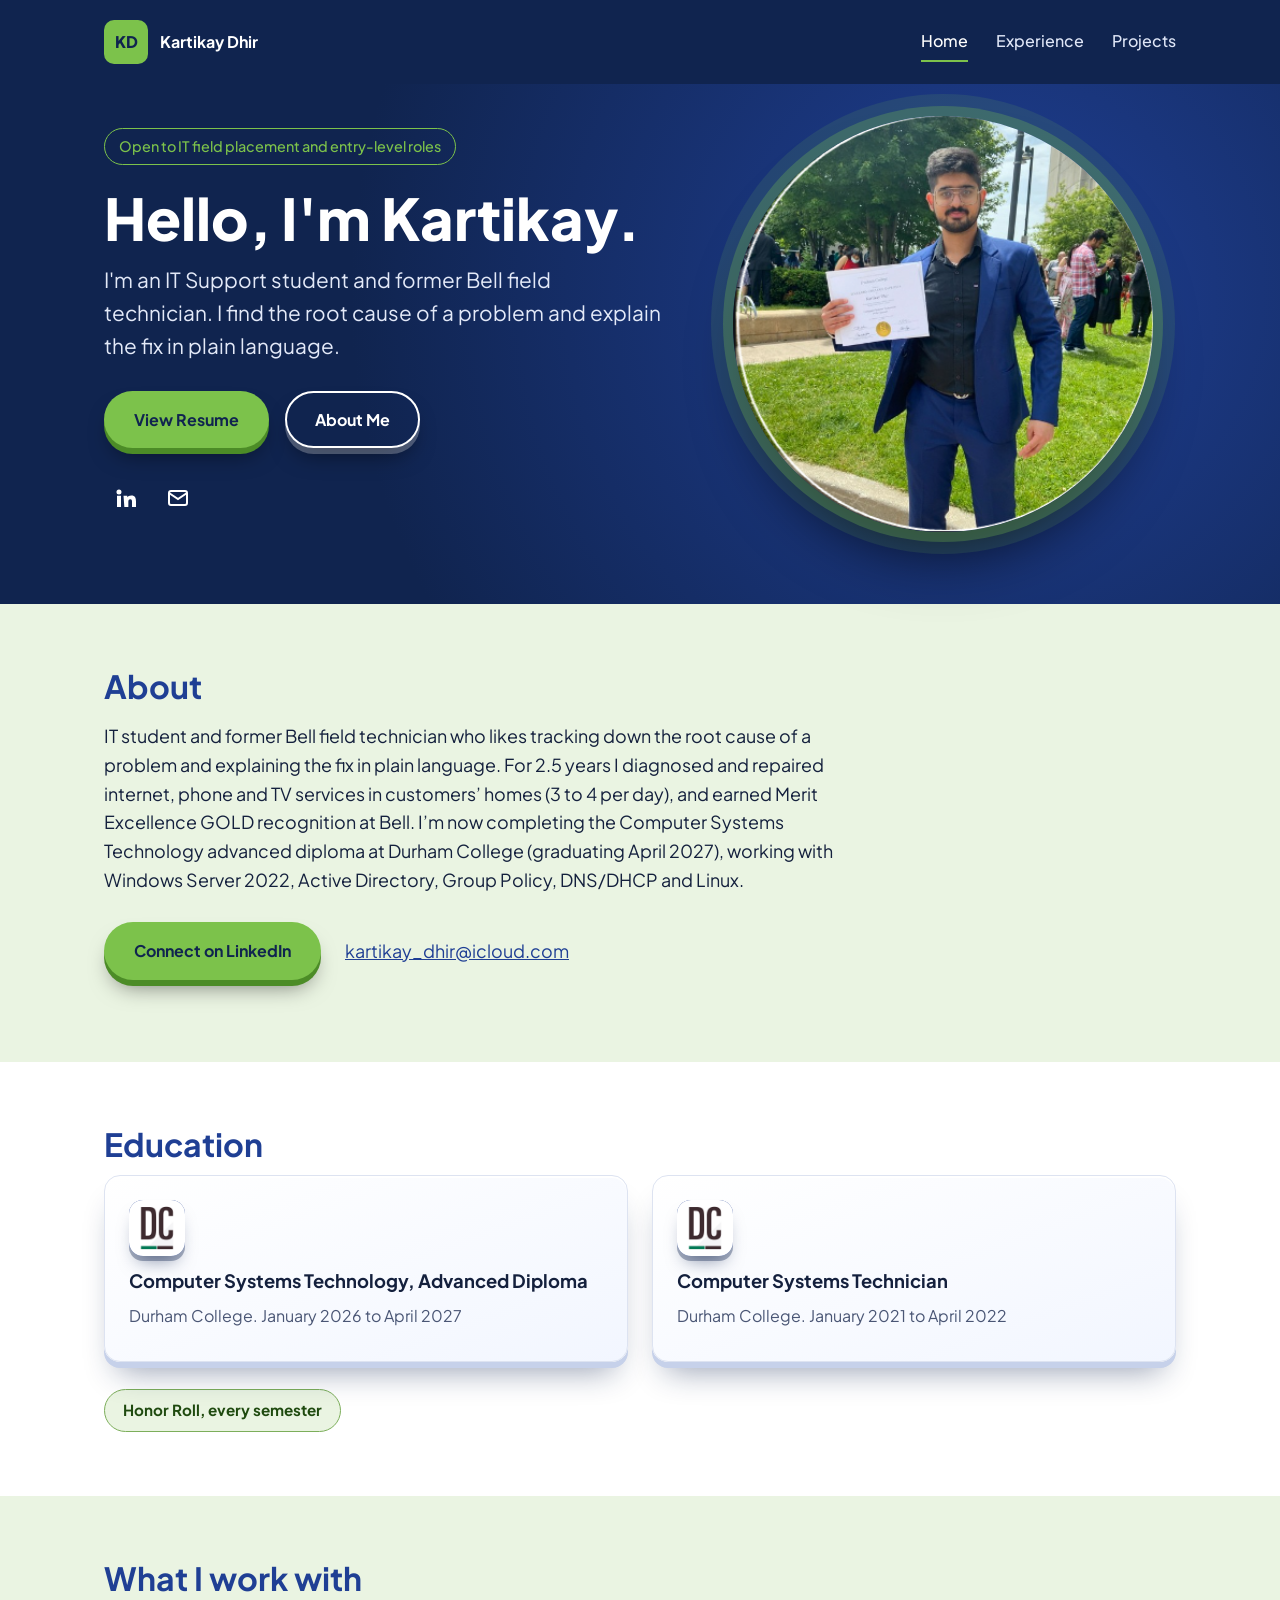
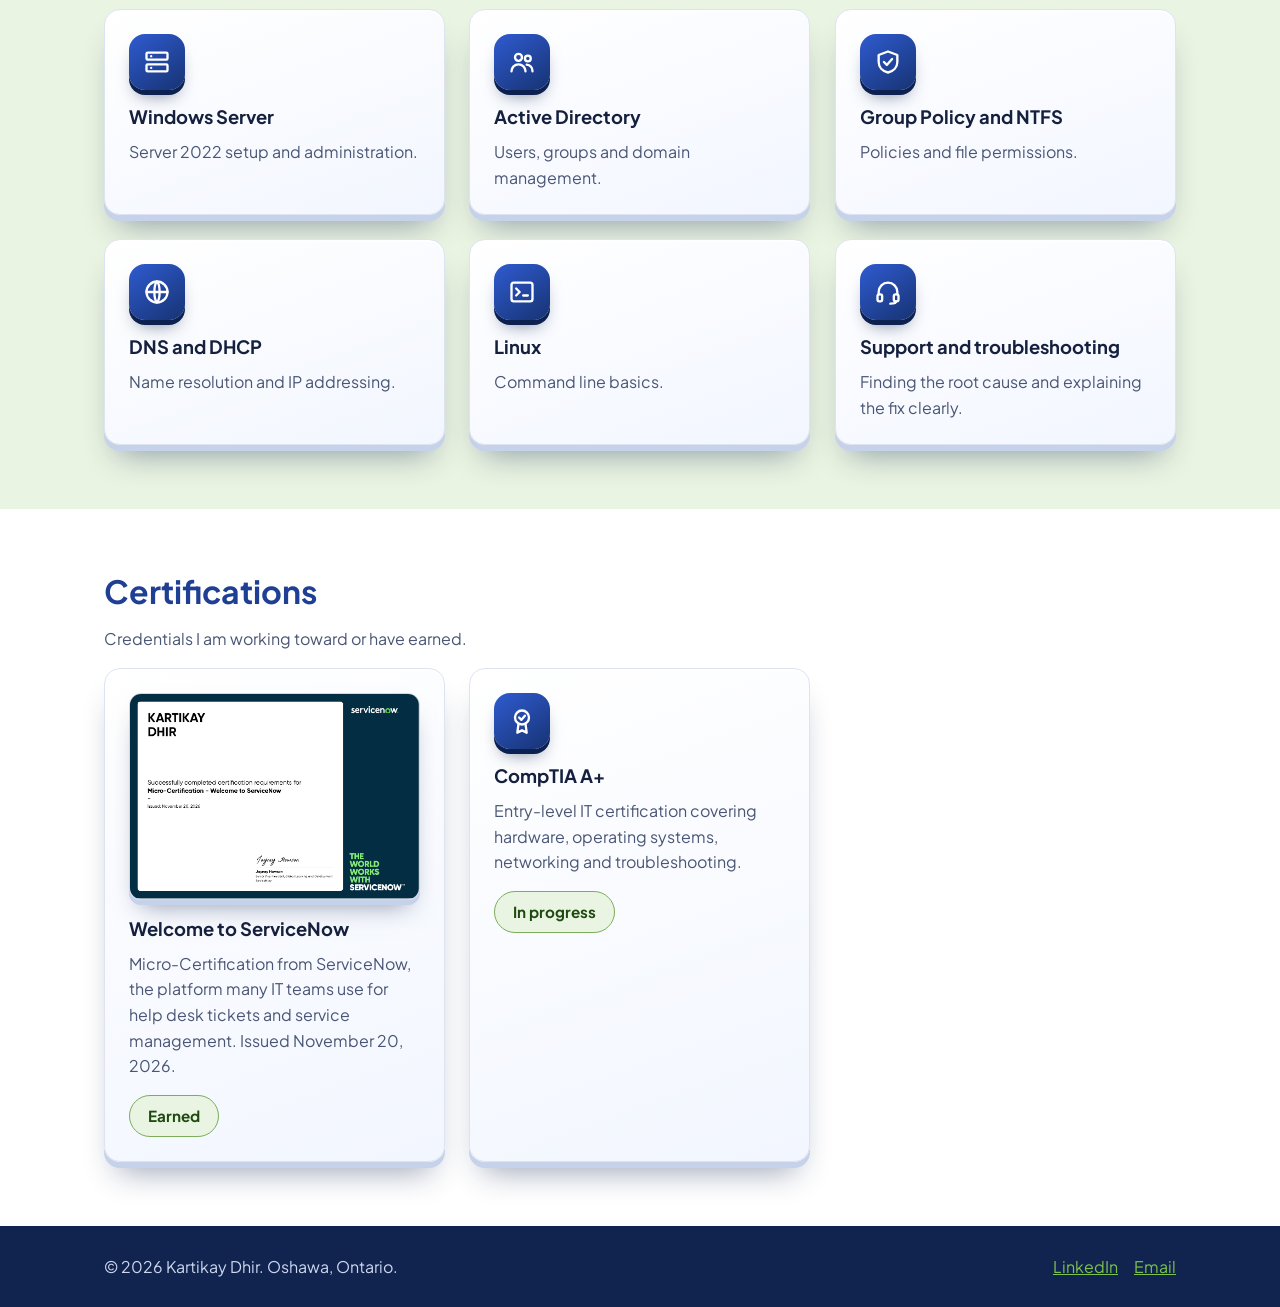
<file: index.html>
<!-- =====================================================
     index.html - HOME PAGE: hero, about, education, skills, certifications
     ===================================================== -->
<!DOCTYPE html>
<html lang="en">
<head>
  <meta charset="utf-8">
  <meta name="viewport" content="width=device-width, initial-scale=1">
  <title>Home | Kartikay Dhir</title>
  <meta name="description" content="Kartikay Dhir - IT Support student and former Bell field technician. Active Directory, Windows Server and networking.">
  <link rel="preconnect" href="https://fonts.googleapis.com">
  <link rel="preconnect" href="https://fonts.gstatic.com" crossorigin>
  <link rel="stylesheet" href="https://fonts.googleapis.com/css2?family=Plus+Jakarta+Sans:wght@400;500;700;800&display=swap">
  <link rel="stylesheet" href="css/style.css">
  <script src="js/main.js" defer></script>
</head>
<body>

<!-- ================= TOP MENU ================= -->
<header class="site-header">
  <div class="wrap nav">
    <a class="brand" href="index.html"><span class="brand-mark">KD</span><span class="brand-name">Kartikay Dhir</span></a>
    <!-- Hamburger button (phones only) -->
    <button class="menu-btn" aria-label="Open menu" aria-expanded="false" aria-controls="menu"><span></span><span></span><span></span></button>
    <nav id="menu" class="menu">
      <a href="index.html" class="active" aria-current="page">Home</a>
      <a href="experience.html">Experience</a>
      <a href="projects.html">Projects</a>
    </nav>
  </div>
</header>

<main>

<!-- ================= HERO ================= -->
<section class="hero">
  <div class="wrap hero-grid">
    <div class="hero-text">
      <p class="badge">Open to IT field placement and entry-level roles</p>
      <h1>Hello, I'm Kartikay.</h1>
      <p class="lead">I'm an IT Support student and former Bell field technician. I find the root cause of a problem and explain the fix in plain language.</p>
      <div class="btn-row">
        <button class="btn btn-green" type="button" data-dialog-open="resume-dialog">View Resume</button>
        <a class="btn btn-outline" href="#about">About Me</a>
      </div>
      <div class="social">
        <a href="https://www.linkedin.com/in/kartikaydhir/" target="_blank" rel="noopener" aria-label="LinkedIn"><svg width="24" height="24" viewBox="0 0 24 24" fill="currentColor" aria-hidden="true"><path d="M4.98 3.5a2.5 2.5 0 1 1 0 5 2.5 2.5 0 0 1 0-5zM3 9.75h4V21H3zM9.5 9.75h3.8v1.6h.05c.55-1 1.9-1.95 3.9-1.95 4.1 0 4.75 2.7 4.75 6.2V21h-4v-5c0-1.2 0-2.75-1.7-2.75s-1.95 1.3-1.95 2.65V21h-4z"/></svg></a>
        <a href="mailto:kartikay_dhir@icloud.com" aria-label="Email"><svg width="24" height="24" viewBox="0 0 24 24" fill="none" stroke="currentColor" stroke-width="2" aria-hidden="true"><rect x="3" y="5" width="18" height="14" rx="2"/><path d="M3 7l9 6 9-6"/></svg></a>
      </div>
    </div>
    <!-- Your photo: replace images/kartikay.png to change it -->
    <div class="hero-photo"><img src="images/kartikay.png" alt="Kartikay Dhir holding his Durham College diploma" width="391" height="387"></div>
  </div>
</section>

<!-- ================= ABOUT ================= -->
<section class="section tint" id="about">
  <div class="wrap about">
    <h2>About</h2>
    <p>IT student and former Bell field technician who likes tracking down the root cause of a problem and explaining the fix in plain language. For 2.5 years I diagnosed and repaired internet, phone and TV services in customers&rsquo; homes (3 to 4 per day), and earned Merit Excellence GOLD recognition at Bell. I&rsquo;m now completing the Computer Systems Technology advanced diploma at Durham College (graduating April 2027), working with Windows Server 2022, Active Directory, Group Policy, DNS/DHCP and Linux.</p>
    <p class="about-links">
      <a class="btn btn-green" href="https://www.linkedin.com/in/kartikaydhir/" target="_blank" rel="noopener">Connect on LinkedIn</a>
      <a href="mailto:kartikay_dhir@icloud.com">kartikay_dhir@icloud.com</a>
    </p>
  </div>
</section>

<!-- ================= EDUCATION ================= -->
<section class="section">
  <div class="wrap">
    <h2>Education</h2>
    <div class="grid-2">
      <article class="card edu"><a class="logo-link" href="https://www.linkedin.com/search/results/schools/?keywords=Durham%20College" target="_blank" rel="noopener" aria-label="Durham College on LinkedIn"><span class="logo logo-blue">DC<img src="images/logos/durham.png" alt="" onerror="this.remove()"></span></a><h3>Computer Systems Technology, Advanced Diploma</h3><p class="muted">Durham College. January 2026 to April 2027</p></article>
      <article class="card edu"><a class="logo-link" href="https://www.linkedin.com/search/results/schools/?keywords=Durham%20College" target="_blank" rel="noopener" aria-label="Durham College on LinkedIn"><span class="logo logo-blue">DC<img src="images/logos/durham.png" alt="" onerror="this.remove()"></span></a><h3>Computer Systems Technician</h3><p class="muted">Durham College. January 2021 to April 2022</p></article>
    </div>
    <div class="awards edu-awards"><span class="award green">Honor Roll, every semester</span></div>
  </div>
</section>

<!-- ================= SKILLS ================= -->
<section class="section tint">
  <div class="wrap">
    <h2>What I work with</h2>
    <div class="grid-3">
      <div class="card"><span class="skill-icon"><svg width="28" height="28" viewBox="0 0 24 24" fill="none" stroke="currentColor" stroke-width="2" stroke-linecap="round" stroke-linejoin="round" aria-hidden="true"><rect x="3" y="4" width="18" height="6" rx="1"/><rect x="3" y="14" width="18" height="6" rx="1"/><path d="M7 7h.01M7 17h.01"/></svg></span><h3>Windows Server</h3><p>Server 2022 setup and administration.</p></div>
      <div class="card"><span class="skill-icon"><svg width="28" height="28" viewBox="0 0 24 24" fill="none" stroke="currentColor" stroke-width="2" stroke-linecap="round" stroke-linejoin="round" aria-hidden="true"><circle cx="9" cy="8" r="3"/><path d="M3 20c0-3.3 2.7-6 6-6s6 2.7 6 6"/><circle cx="17" cy="9" r="2.5"/><path d="M16 14.2c2.8.3 5 2.5 5 5.8"/></svg></span><h3>Active Directory</h3><p>Users, groups and domain management.</p></div>
      <div class="card"><span class="skill-icon"><svg width="28" height="28" viewBox="0 0 24 24" fill="none" stroke="currentColor" stroke-width="2" stroke-linecap="round" stroke-linejoin="round" aria-hidden="true"><path d="M12 3l8 3v6c0 4.5-3.2 8-8 9-4.8-1-8-4.5-8-9V6z"/><path d="M8.5 12l2.5 2.5 4.5-5"/></svg></span><h3>Group Policy and NTFS</h3><p>Policies and file permissions.</p></div>
      <div class="card"><span class="skill-icon"><svg width="28" height="28" viewBox="0 0 24 24" fill="none" stroke="currentColor" stroke-width="2" stroke-linecap="round" stroke-linejoin="round" aria-hidden="true"><circle cx="12" cy="12" r="9"/><path d="M3 12h18M12 3c3 3 3 15 0 18M12 3c-3 3-3 15 0 18"/></svg></span><h3>DNS and DHCP</h3><p>Name resolution and IP addressing.</p></div>
      <div class="card"><span class="skill-icon"><svg width="28" height="28" viewBox="0 0 24 24" fill="none" stroke="currentColor" stroke-width="2" stroke-linecap="round" stroke-linejoin="round" aria-hidden="true"><rect x="3" y="4" width="18" height="16" rx="2"/><path d="M7 9l3 3-3 3M13 15h4"/></svg></span><h3>Linux</h3><p>Command line basics.</p></div>
      <div class="card"><span class="skill-icon"><svg width="28" height="28" viewBox="0 0 24 24" fill="none" stroke="currentColor" stroke-width="2" stroke-linecap="round" stroke-linejoin="round" aria-hidden="true"><path d="M4 14v-2a8 8 0 0 1 16 0v2"/><rect x="3" y="14" width="4" height="6" rx="1.5"/><rect x="17" y="14" width="4" height="6" rx="1.5"/><path d="M19 20c0 1.5-2 2-5 2"/></svg></span><h3>Support and troubleshooting</h3><p>Finding the root cause and explaining the fix clearly.</p></div>
    </div>
  </div>
</section>

<!-- ================= CERTIFICATIONS =================
     To add another certificate, copy a <div class="card cert"> block.
     Change the badge to "Earned" (or remove it) once you pass. -->
<section class="section">
  <div class="wrap">
    <h2>Certifications</h2>
    <p class="muted">Credentials I am working toward or have earned.</p>
    <div class="grid-3">
      <!-- ServiceNow micro-certification (earned). Click the picture to open it full size. -->
      <div class="card cert">
        <a href="images/certs/servicenow-welcome-micro-cert.png" target="_blank" rel="noopener"><img class="cert-thumb" src="images/certs/servicenow-welcome-micro-cert.png" alt="ServiceNow Micro-Certification: Welcome to ServiceNow, issued to Kartikay Dhir on November 20, 2026" loading="lazy"></a>
        <h3>Welcome to ServiceNow</h3>
        <p>Micro-Certification from ServiceNow, the platform many IT teams use for help desk tickets and service management. Issued November 20, 2026.</p>
        <span class="award green">Earned</span>
      </div>

      <!-- CompTIA A+ (in progress) -->
      <div class="card cert"><span class="skill-icon"><svg width="28" height="28" viewBox="0 0 24 24" fill="none" stroke="currentColor" stroke-width="2" stroke-linecap="round" stroke-linejoin="round" aria-hidden="true"><circle cx="12" cy="9" r="6"/><path d="M9 14.5L8 22l4-2 4 2-1-7.5"/><path d="M9.5 9l2 2 3-3.5"/></svg></span><h3>CompTIA A+</h3><p>Entry-level IT certification covering hardware, operating systems, networking and troubleshooting.</p><span class="award green">In progress</span></div>
    </div>
  </div>
</section>

<!-- ================= POP-UP: RESUME ================= -->
<dialog id="resume-dialog" class="resume-dialog" aria-label="Resume">
  <div class="resume-bar"><strong>Resume</strong><span><a href="resume/Kartikay-Dhir-Resume.pdf" download>Download PDF</a><button type="button" data-dialog-close>Close</button></span></div>
  <div class="resume-pages">
    <img src="images/resume/resume-page-1.png" alt="Resume page 1" loading="lazy">
    <img src="images/resume/resume-page-2.png" alt="Resume page 2" loading="lazy">
  </div>
</dialog>

</main>

<!-- ================= FOOTER ================= -->
<footer class="site-footer">
  <div class="wrap footer-row">
    <p>&copy; 2026 Kartikay Dhir. Oshawa, Ontario.</p>
    <p><a href="https://www.linkedin.com/in/kartikaydhir/" target="_blank" rel="noopener">LinkedIn</a><a href="mailto:kartikay_dhir@icloud.com">Email</a></p>
  </div>
</footer>

</body>
</html>
</file>
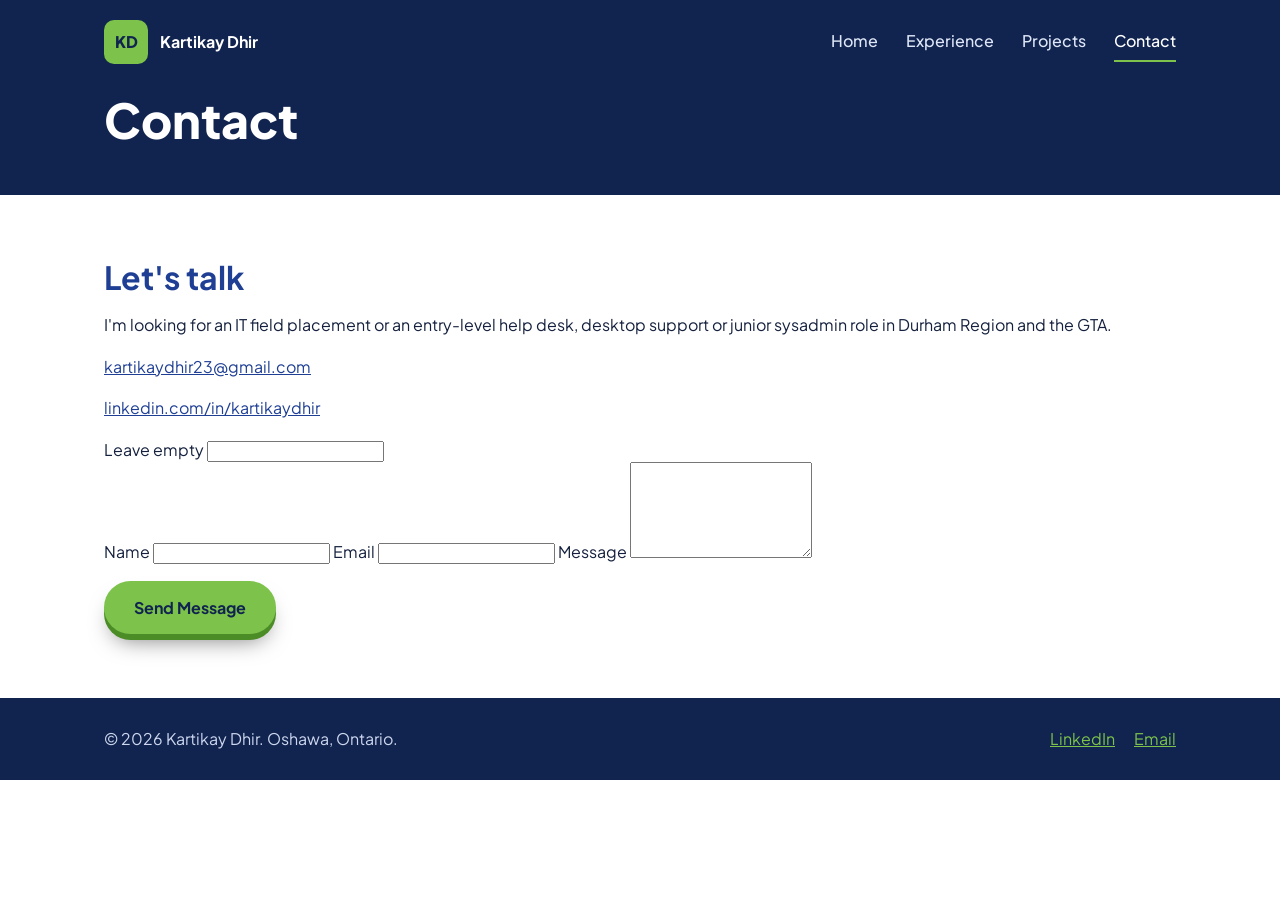
<file: contact.html>
<!-- =====================================================
     contact.html - CONTACT PAGE - form is sent by Formspree
     ===================================================== -->
<!DOCTYPE html>
<html lang="en">
<head>
  <meta charset="utf-8">
  <meta name="viewport" content="width=device-width, initial-scale=1">
  <title>Contact | Kartikay Dhir</title>
  <meta name="description" content="Kartikay Dhir - IT Support student and former Bell field technician. Active Directory, Windows Server and networking.">
  <link rel="preconnect" href="https://fonts.googleapis.com">
  <link rel="preconnect" href="https://fonts.gstatic.com" crossorigin>
  <link rel="stylesheet" href="https://fonts.googleapis.com/css2?family=Plus+Jakarta+Sans:wght@400;500;700;800&display=swap">
  <link rel="stylesheet" href="css/style.css">
  <script src="js/main.js" defer></script>
</head>
<body>

<!-- ================= TOP MENU ================= -->
<header class="site-header">
  <div class="wrap nav">

    <!-- Logo + name -->
    <a class="brand" href="index.html">
      <span class="brand-mark">KD</span>
      <span class="brand-name">Kartikay Dhir</span>
    </a>

    <!-- Hamburger button (phones only) -->
    <button class="menu-btn" aria-label="Open menu" aria-expanded="false" aria-controls="menu">
      <span></span><span></span><span></span>
    </button>

    <!-- Menu links -->
    <nav id="menu" class="menu">
      <a href="index.html">Home</a>
      <a href="experience.html">Experience</a>
      <a href="projects.html">Projects</a>
      <a href="contact.html" class="active" aria-current="page">Contact</a>
    </nav>

  </div>
</header>

<main>

<section class="page-title"><div class="wrap"><h1>Contact</h1></div></section>

<section class="section">
  <div class="wrap contact-grid">

    <!-- Left: direct links -->
    <div>
      <h2>Let's talk</h2>
      <p>I'm looking for an IT field placement or an entry-level help desk, desktop support or junior sysadmin role in Durham Region and the GTA.</p>
      <p><a href="mailto:kartikaydhir23@gmail.com">kartikaydhir23@gmail.com</a></p>
      <p><a href="https://www.linkedin.com/in/kartikaydhir/" target="_blank" rel="noopener">linkedin.com/in/kartikaydhir</a></p>
    </div>

    <!-- Right: form -->
    <!-- Form is sent by Formspree (free). Replace YOUR_FORM_ID with your own id from formspree.io -->
    <form method="post" action="https://formspree.io/f/YOUR_FORM_ID" id="contact-form" novalidate>
      <!-- Message shown after sending (filled in by js/main.js) -->
      <p class="notice" id="form-status" role="status" hidden></p>

      <!-- Honeypot: hidden from people, bots fill it in (Formspree ignores those) -->
      <div class="hp" aria-hidden="true"><label>Leave empty <input type="text" name="_gotcha" tabindex="-1" autocomplete="off"></label></div>

      <label for="name">Name</label>
      <input id="name" name="name" type="text" required>

      <label for="email">Email</label>
      <input id="email" name="email" type="email" required>

      <label for="message">Message</label>
      <textarea id="message" name="message" rows="6" required></textarea>

      <p class="field-error" id="form-error" role="alert"></p>
      <button class="btn btn-green" type="submit">Send Message</button>
    </form>

  </div>
</section>

</main>

<!-- ================= FOOTER ================= -->
<footer class="site-footer">
  <div class="wrap footer-row">
    <p>&copy; <span id="year">2026</span> Kartikay Dhir. Oshawa, Ontario.</p>
    <p>
      <a href="https://www.linkedin.com/in/kartikaydhir/" target="_blank" rel="noopener">LinkedIn</a>
      <a href="mailto:kartikaydhir23@gmail.com">Email</a>
    </p>
  </div>
</footer>

</body>
</html>
</file>
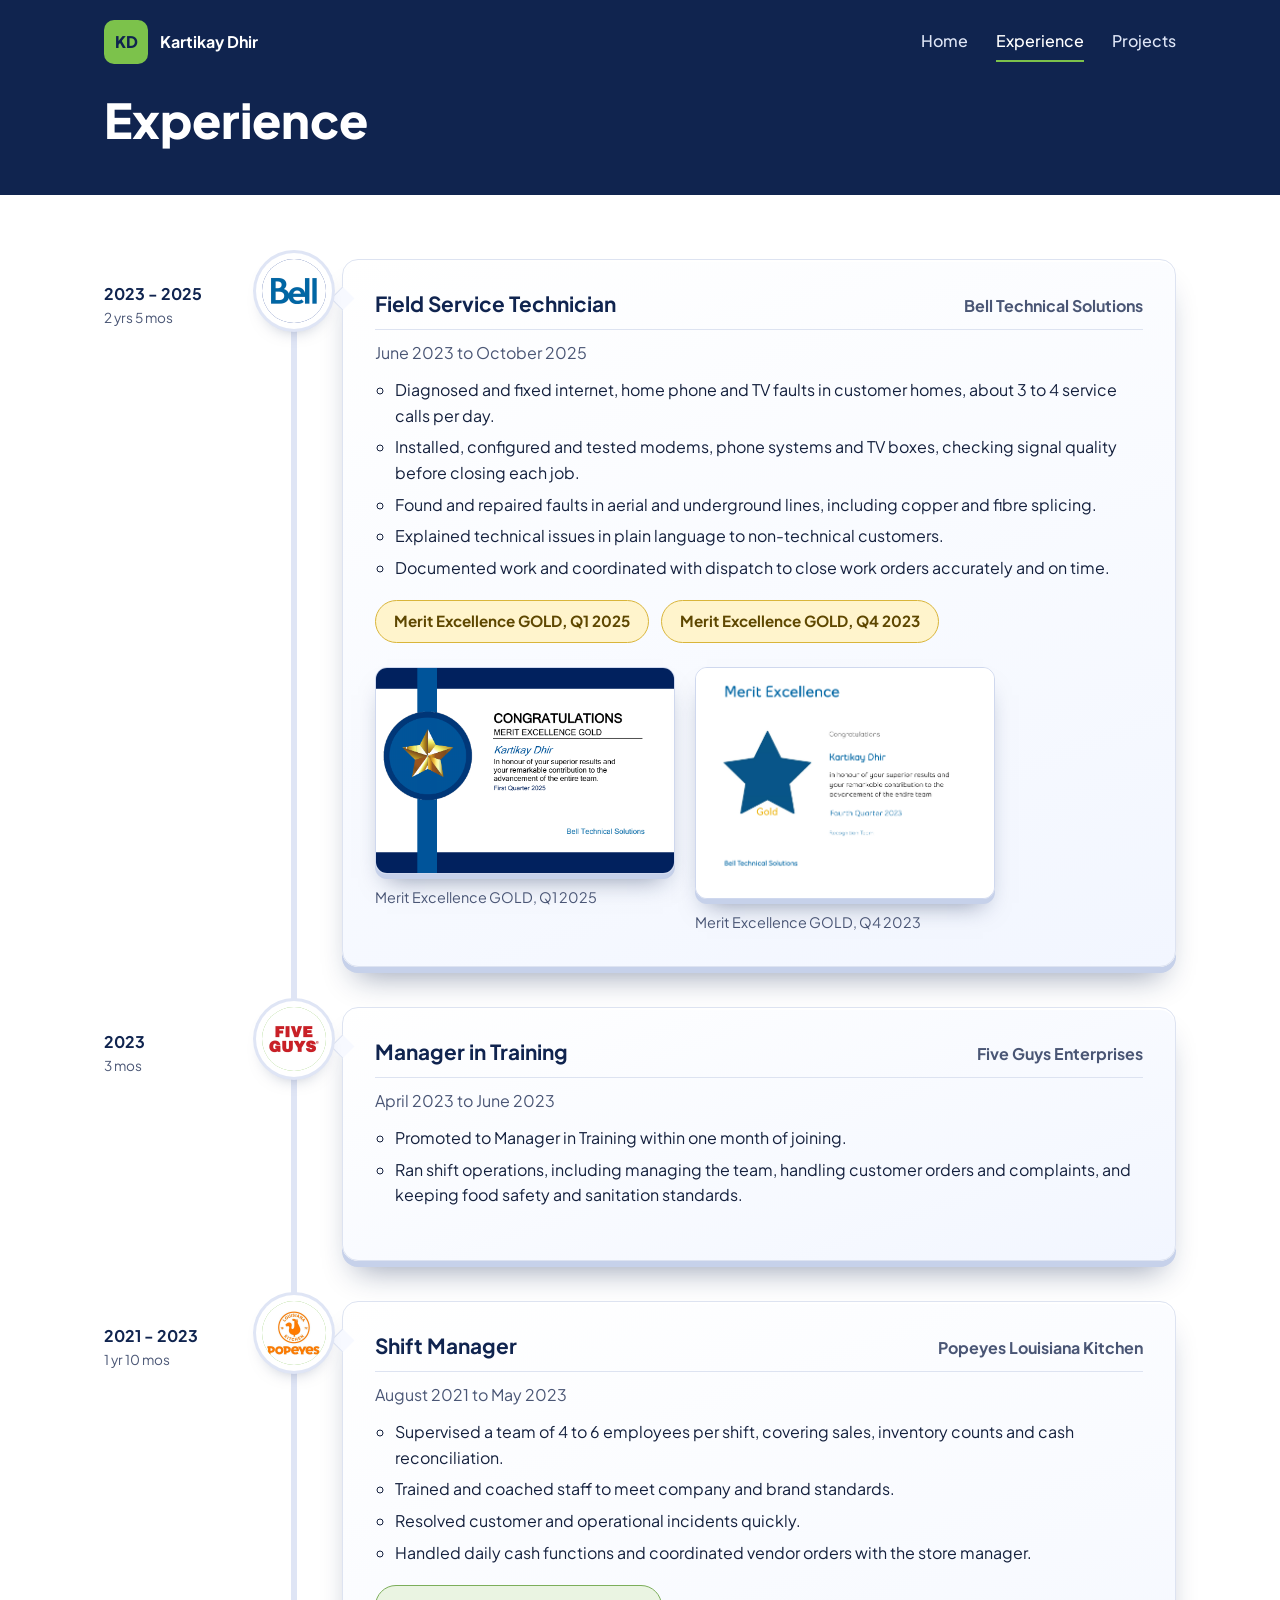
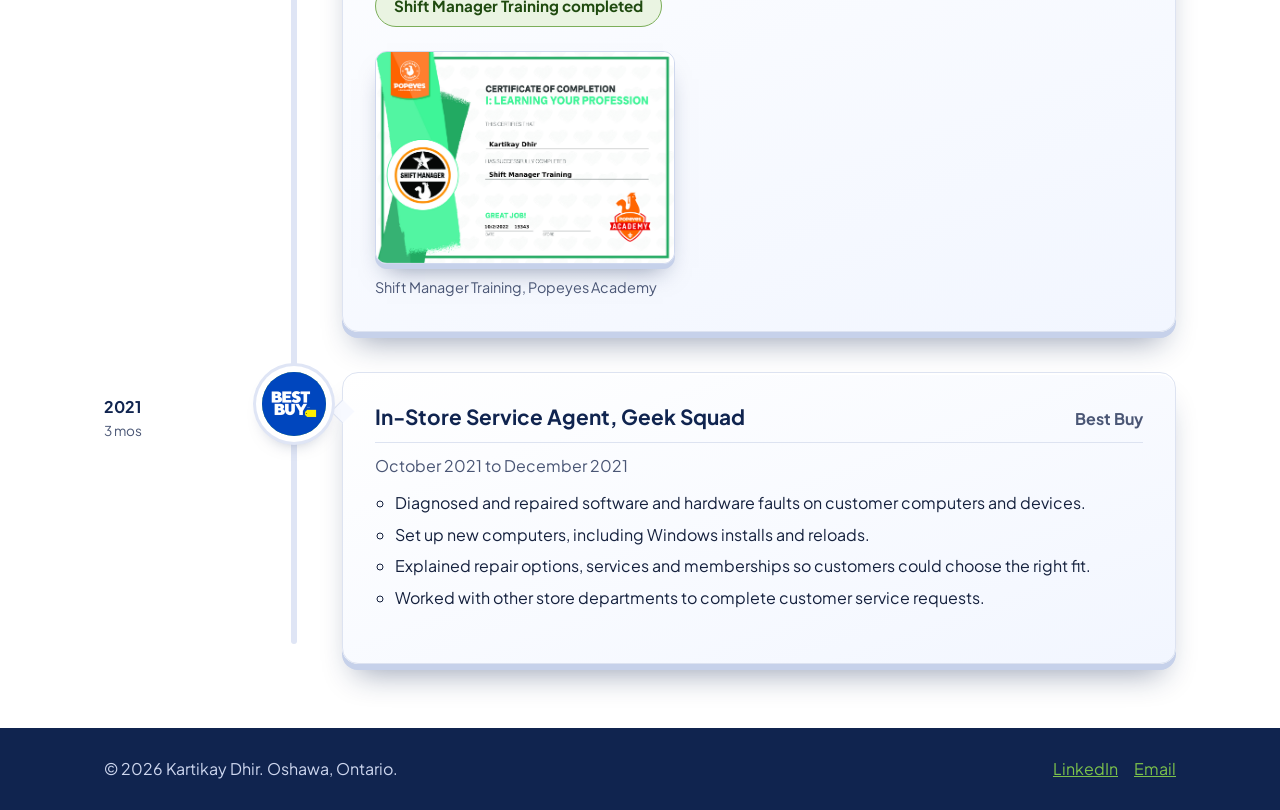
<file: experience.html>
<!-- =====================================================
     experience.html - EXPERIENCE TIMELINE. Copy a <li class="t-item"> block to add a job (newest on top).
     ===================================================== -->
<!DOCTYPE html>
<html lang="en">
<head>
  <meta charset="utf-8">
  <meta name="viewport" content="width=device-width, initial-scale=1">
  <title>Experience | Kartikay Dhir</title>
  <meta name="description" content="Kartikay Dhir - IT Support student and former Bell field technician. Active Directory, Windows Server and networking.">
  <link rel="preconnect" href="https://fonts.googleapis.com">
  <link rel="preconnect" href="https://fonts.gstatic.com" crossorigin>
  <link rel="stylesheet" href="https://fonts.googleapis.com/css2?family=Plus+Jakarta+Sans:wght@400;500;700;800&display=swap">
  <link rel="stylesheet" href="css/style.css">
  <script src="js/main.js" defer></script>
</head>
<body>

<!-- ================= TOP MENU ================= -->
<header class="site-header">
  <div class="wrap nav">
    <a class="brand" href="index.html"><span class="brand-mark">KD</span><span class="brand-name">Kartikay Dhir</span></a>
    <!-- Hamburger button (phones only) -->
    <button class="menu-btn" aria-label="Open menu" aria-expanded="false" aria-controls="menu"><span></span><span></span><span></span></button>
    <nav id="menu" class="menu">
      <a href="index.html">Home</a>
      <a href="experience.html" class="active" aria-current="page">Experience</a>
      <a href="projects.html">Projects</a>
    </nav>
  </div>
</header>

<main>

<section class="page-title"><div class="wrap"><h1>Experience</h1></div></section>

<section class="section">
  <div class="wrap">
    <ol class="timeline">

    <!-- ================= BELL TECHNICAL SOLUTIONS ================= -->
    <li class="t-item">
      <div class="t-date"><strong>2023 - 2025</strong><span>2 yrs 5 mos</span></div>
      <div class="t-node"><a class="logo-link" href="https://www.linkedin.com/search/results/companies/?keywords=Bell%20Technical%20Solutions" target="_blank" rel="noopener" aria-label="Bell Technical Solutions on LinkedIn"><span class="logo logo-blue">Bell<img src="images/logos/bell.png" alt="" onerror="this.remove()"></span></a></div>
      <article class="job-card t-card">
        <header class="t-head"><h2>Field Service Technician</h2><span class="t-co">Bell Technical Solutions</span></header>
        <p class="muted t-range">June 2023 to October 2025</p>
        <ul>
          <li>Diagnosed and fixed internet, home phone and TV faults in customer homes, about 3 to 4 service calls per day.</li>
          <li>Installed, configured and tested modems, phone systems and TV boxes, checking signal quality before closing each job.</li>
          <li>Found and repaired faults in aerial and underground lines, including copper and fibre splicing.</li>
          <li>Explained technical issues in plain language to non-technical customers.</li>
          <li>Documented work and coordinated with dispatch to close work orders accurately and on time.</li>
        </ul>
        <div class="awards"><span class="award gold">Merit Excellence GOLD, Q1 2025</span><span class="award gold">Merit Excellence GOLD, Q4 2023</span></div>
        <div class="certs"><figure class="cert-fig"><a href="images/certs/merit-gold-q1-2025.png" target="_blank" rel="noopener"><img src="images/certs/merit-gold-q1-2025.png" alt="Merit Excellence Gold certificate, first quarter 2025, Bell Technical Solutions" loading="lazy"></a><figcaption>Merit Excellence GOLD, Q1 2025</figcaption></figure><figure class="cert-fig"><a href="images/certs/merit-gold-q4-2023.png" target="_blank" rel="noopener"><img src="images/certs/merit-gold-q4-2023.png" alt="Merit Excellence Gold certificate, fourth quarter 2023, Bell Technical Solutions" loading="lazy"></a><figcaption>Merit Excellence GOLD, Q4 2023</figcaption></figure></div>
      </article>
    </li>

    <!-- ================= FIVE GUYS ENTERPRISES ================= -->
    <li class="t-item">
      <div class="t-date"><strong>2023</strong><span>3 mos</span></div>
      <div class="t-node"><a class="logo-link" href="https://www.linkedin.com/search/results/companies/?keywords=Five%20Guys%20Enterprises" target="_blank" rel="noopener" aria-label="Five Guys Enterprises on LinkedIn"><span class="logo logo-grass">FG<img src="images/logos/fiveguys.png" alt="" onerror="this.remove()"></span></a></div>
      <article class="job-card t-card">
        <header class="t-head"><h2>Manager in Training</h2><span class="t-co">Five Guys Enterprises</span></header>
        <p class="muted t-range">April 2023 to June 2023</p>
        <ul>
          <li>Promoted to Manager in Training within one month of joining.</li>
          <li>Ran shift operations, including managing the team, handling customer orders and complaints, and keeping food safety and sanitation standards.</li>
        </ul>
      </article>
    </li>

    <!-- ================= POPEYES LOUISIANA KITCHEN ================= -->
    <li class="t-item">
      <div class="t-date"><strong>2021 - 2023</strong><span>1 yr 10 mos</span></div>
      <div class="t-node"><a class="logo-link" href="https://www.linkedin.com/search/results/companies/?keywords=Popeyes%20Louisiana%20Kitchen" target="_blank" rel="noopener" aria-label="Popeyes Louisiana Kitchen on LinkedIn"><span class="logo logo-grass">P<img src="images/logos/popeyes.png" alt="" onerror="this.remove()"></span></a></div>
      <article class="job-card t-card">
        <header class="t-head"><h2>Shift Manager</h2><span class="t-co">Popeyes Louisiana Kitchen</span></header>
        <p class="muted t-range">August 2021 to May 2023</p>
        <ul>
          <li>Supervised a team of 4 to 6 employees per shift, covering sales, inventory counts and cash reconciliation.</li>
          <li>Trained and coached staff to meet company and brand standards.</li>
          <li>Resolved customer and operational incidents quickly.</li>
          <li>Handled daily cash functions and coordinated vendor orders with the store manager.</li>
        </ul>
        <div class="awards"><span class="award green">Shift Manager Training completed</span></div>
        <div class="certs"><figure class="cert-fig"><a href="images/certs/popeyes-shift-manager.png" target="_blank" rel="noopener"><img src="images/certs/popeyes-shift-manager.png" alt="Popeyes Academy certificate of completion, Shift Manager Training" loading="lazy"></a><figcaption>Shift Manager Training, Popeyes Academy</figcaption></figure></div>
      </article>
    </li>

    <!-- ================= BEST BUY ================= -->
    <li class="t-item">
      <div class="t-date"><strong>2021</strong><span>3 mos</span></div>
      <div class="t-node"><a class="logo-link" href="https://www.linkedin.com/search/results/companies/?keywords=Best%20Buy" target="_blank" rel="noopener" aria-label="Best Buy on LinkedIn"><span class="logo logo-grass">BB<img src="images/logos/bestbuy.png" alt="" onerror="this.remove()"></span></a></div>
      <article class="job-card t-card">
        <header class="t-head"><h2>In-Store Service Agent, Geek Squad</h2><span class="t-co">Best Buy</span></header>
        <p class="muted t-range">October 2021 to December 2021</p>
        <ul>
          <li>Diagnosed and repaired software and hardware faults on customer computers and devices.</li>
          <li>Set up new computers, including Windows installs and reloads.</li>
          <li>Explained repair options, services and memberships so customers could choose the right fit.</li>
          <li>Worked with other store departments to complete customer service requests.</li>
        </ul>
      </article>
    </li>

    </ol>
  </div>
</section>

</main>

<!-- ================= FOOTER ================= -->
<footer class="site-footer">
  <div class="wrap footer-row">
    <p>&copy; 2026 Kartikay Dhir. Oshawa, Ontario.</p>
    <p><a href="https://www.linkedin.com/in/kartikaydhir/" target="_blank" rel="noopener">LinkedIn</a><a href="mailto:kartikay_dhir@icloud.com">Email</a></p>
  </div>
</footer>

</body>
</html>
</file>
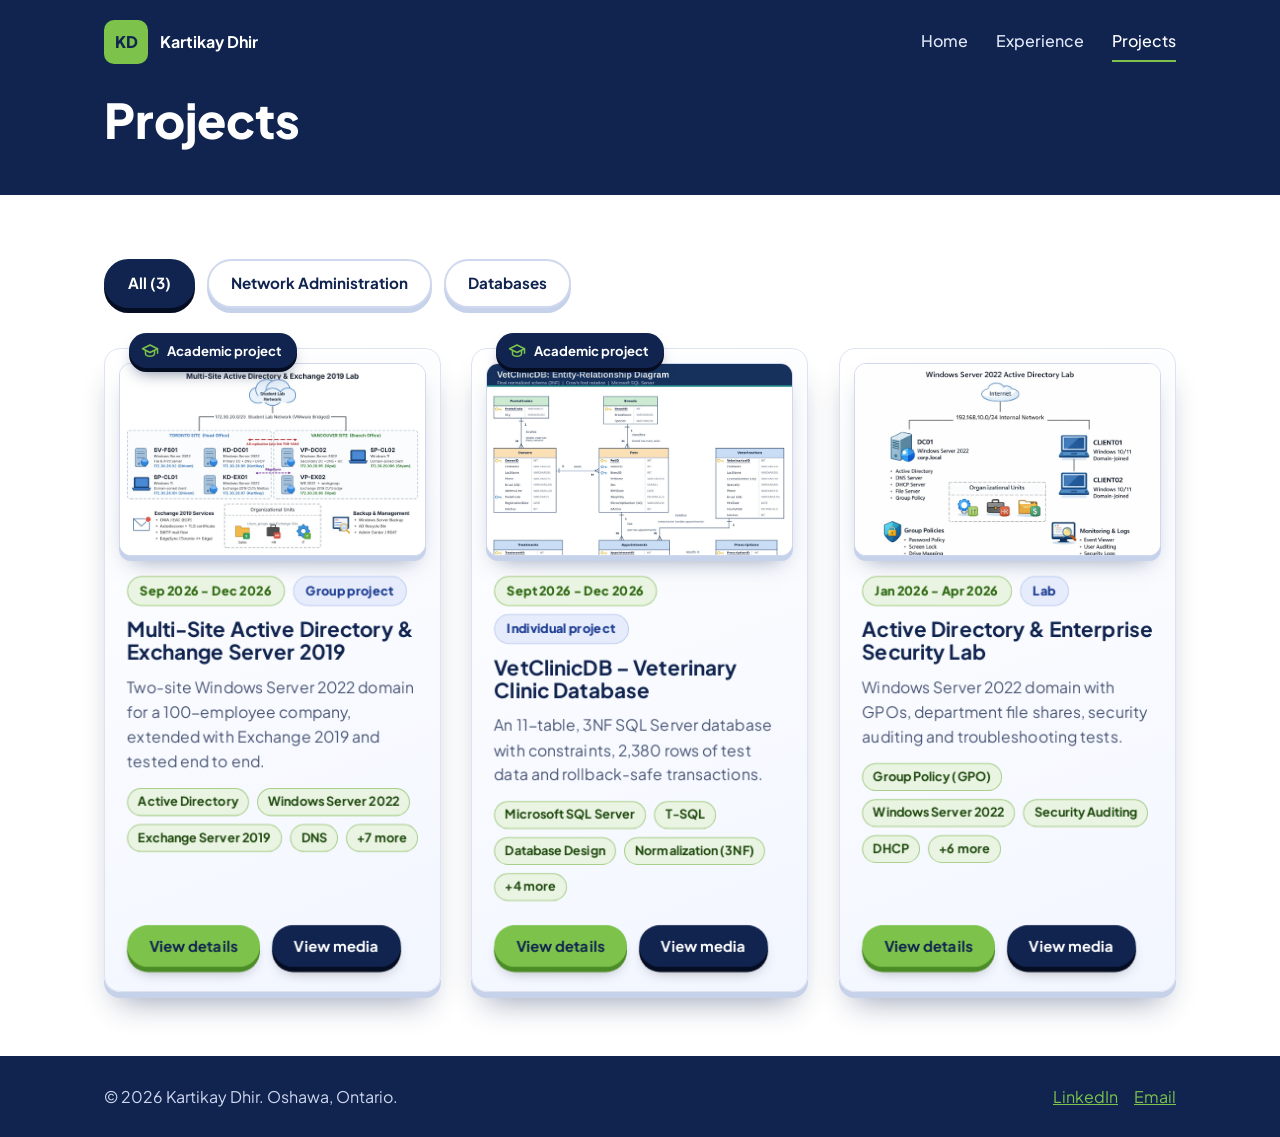
<file: projects.html>
<!-- =====================================================
     projects.html - PROJECTS. Each project = one card in the grid + a details pop-up + a media pop-up (topology and PDF). Copy a card and its two <dialog> blocks to add a project.
     ===================================================== -->
<!DOCTYPE html>
<html lang="en">
<head>
  <meta charset="utf-8">
  <meta name="viewport" content="width=device-width, initial-scale=1">
  <title>Projects | Kartikay Dhir</title>
  <meta name="description" content="Kartikay Dhir - IT Support student and former Bell field technician. Active Directory, Windows Server and networking.">
  <link rel="preconnect" href="https://fonts.googleapis.com">
  <link rel="preconnect" href="https://fonts.gstatic.com" crossorigin>
  <link rel="stylesheet" href="https://fonts.googleapis.com/css2?family=Plus+Jakarta+Sans:wght@400;500;700;800&display=swap">
  <link rel="stylesheet" href="css/style.css">
  <script src="js/main.js" defer></script>
</head>
<body>

<!-- ================= TOP MENU ================= -->
<header class="site-header">
  <div class="wrap nav">
    <a class="brand" href="index.html"><span class="brand-mark">KD</span><span class="brand-name">Kartikay Dhir</span></a>
    <!-- Hamburger button (phones only) -->
    <button class="menu-btn" aria-label="Open menu" aria-expanded="false" aria-controls="menu"><span></span><span></span><span></span></button>
    <nav id="menu" class="menu">
      <a href="index.html">Home</a>
      <a href="experience.html">Experience</a>
      <a href="projects.html" class="active" aria-current="page">Projects</a>
    </nav>
  </div>
</header>

<main>

<section class="page-title"><div class="wrap"><h1>Projects</h1></div></section>

<section class="section">
  <div class="wrap">

    <!-- Filter buttons: data-filter matches data-cat on each card -->
    <div class="filters" role="group" aria-label="Filter projects">
      <button class="chip-btn" type="button" data-filter="all" aria-pressed="true">All (3)</button>
      <button class="chip-btn" type="button" data-filter="netadmin" aria-pressed="false">Network Administration</button>
      <button class="chip-btn" type="button" data-filter="db" aria-pressed="false">Databases</button>
    </div>

    <!-- ================= PROJECT CARDS (newest first) ================= -->
    <div class="p-grid">
    <article class="job-card p-card" data-cat="netadmin">
      <span class="academic-badge" title="Academic project: INFT 3107 Network Administration 3, Durham College"><svg width="18" height="18" viewBox="0 0 24 24" fill="none" stroke="currentColor" stroke-width="2" stroke-linecap="round" stroke-linejoin="round" aria-hidden="true"><path d="M2 9l10-5 10 5-10 5z"/><path d="M6 11.5V16c0 1.5 3 3 6 3s6-1.5 6-3v-4.5"/><path d="M22 9v6"/></svg>Academic project</span>
      <button class="p-media" type="button" data-dialog-open="adx-topology" aria-label="View topology"><img src="images/projects/adx-topology.jpg" alt="Network topology of the multi-site Active Directory and Exchange Server 2019 lab" loading="lazy"><span class="glare"></span><span class="zoom">View topology</span></button>
      <div class="p-body">
        <div class="p-meta"><span class="pill date">Sep 2026 - Dec 2026</span><span class="pill kind">Group project</span></div>
        <h2>Multi-Site Active Directory &amp; Exchange Server 2019</h2>
        <p class="sum">Two-site Windows Server 2022 domain for a 100-employee company, extended with Exchange 2019 and tested end to end.</p>
        <ul class="chips"><li>Active Directory</li><li>Windows Server 2022</li><li>Exchange Server 2019</li><li>DNS</li><li>+7 more</li></ul>
        <div class="p-actions">
          <button class="btn btn-green" type="button" data-dialog-open="adx-details">View details</button>
          <button class="btn btn-dark" type="button" data-dialog-open="adx-media">View media</button>
        </div>
      </div>
    </article>
    <article class="job-card p-card" data-cat="db">
      <span class="academic-badge" title="Academic project: INFT 3105 Database Management, Durham College"><svg width="18" height="18" viewBox="0 0 24 24" fill="none" stroke="currentColor" stroke-width="2" stroke-linecap="round" stroke-linejoin="round" aria-hidden="true"><path d="M2 9l10-5 10 5-10 5z"/><path d="M6 11.5V16c0 1.5 3 3 6 3s6-1.5 6-3v-4.5"/><path d="M22 9v6"/></svg>Academic project</span>
      <button class="p-media" type="button" data-dialog-open="vet-topology" aria-label="View ER diagram"><img src="images/projects/vet-er-diagram.jpg" alt="Entity-relationship diagram of the VetClinicDB database" loading="lazy"><span class="glare"></span><span class="zoom">View ER diagram</span></button>
      <div class="p-body">
        <div class="p-meta"><span class="pill date">Sept 2026 - Dec 2026</span><span class="pill kind">Individual project</span></div>
        <h2>VetClinicDB &ndash; Veterinary Clinic Database</h2>
        <p class="sum">An 11-table, 3NF SQL Server database with constraints, 2,380 rows of test data and rollback-safe transactions.</p>
        <ul class="chips"><li>Microsoft SQL Server</li><li>T-SQL</li><li>Database Design</li><li>Normalization (3NF)</li><li>+4 more</li></ul>
        <div class="p-actions">
          <button class="btn btn-green" type="button" data-dialog-open="vet-details">View details</button>
          <button class="btn btn-dark" type="button" data-dialog-open="vet-media">View media</button>
        </div>
      </div>
    </article>
    <article class="job-card p-card" data-cat="netadmin">
      
      <button class="p-media" type="button" data-dialog-open="ad-topology" aria-label="View topology"><img src="images/projects/network-topology.jpg" alt="Network topology of the Windows Server 2022 Active Directory lab" loading="lazy"><span class="glare"></span><span class="zoom">View topology</span></button>
      <div class="p-body">
        <div class="p-meta"><span class="pill date">Jan 2026 - Apr 2026</span><span class="pill kind">Lab</span></div>
        <h2>Active Directory &amp; Enterprise Security Lab</h2>
        <p class="sum">Windows Server 2022 domain with GPOs, department file shares, security auditing and troubleshooting tests.</p>
        <ul class="chips"><li>Group Policy (GPO)</li><li>Windows Server 2022</li><li>Security Auditing</li><li>DHCP</li><li>+6 more</li></ul>
        <div class="p-actions">
          <button class="btn btn-green" type="button" data-dialog-open="ad-details">View details</button>
          <button class="btn btn-dark" type="button" data-dialog-open="ad-media">View media</button>
        </div>
      </div>
    </article>
    </div>

  </div>
</section>

<!-- ================= POP-UPS: TOPOLOGY (click the card picture), DETAILS (text) and MEDIA (topology + PDF) ================= -->
<dialog id="adx-details" class="resume-dialog" aria-label="Multi-Site Active Directory and Exchange Server 2019 Deployment details">
  <div class="resume-bar"><strong>Project details</strong><span><button type="button" data-dialog-close>Close</button></span></div>
  <div class="detail">
    <div class="p-meta"><span class="pill date">Sep 2026 - Dec 2026</span><span class="pill kind">Group project</span></div>
    <h2>Multi-Site Active Directory and Exchange Server 2019 Deployment</h2>
      <p>Group lab (Group 6, four students) for INFT 3107 Network Administration 3 at Durham College. We built a two-site Windows Server 2022 domain for a fictional 100-employee company, Contoso Office Solutions, with a Toronto head office and a Vancouver branch. Each member hosted virtual machines on their own laptop, bridged onto one shared network, and we extended the same environment with Exchange Server 2019.</p>
      <p><strong>Infrastructure:</strong> two domain controllers with DNS and DHCP; AD Sites and Services with a tuned TOR-VAN site link and verified replication (0 failures in repadmin); Group Policy for password, desktop and USB-restriction settings; group-based NTFS permissions on a file server; PowerShell automation for OUs and users; Windows Server Backup and the AD Recycle Bin; remote management with RSAT and Windows Admin Center.</p>
      <p><strong>Exchange:</strong> prepared the schema, forest and domain; installed a Mailbox server and an Edge Transport server linked with an Edge Subscription and EdgeSync; configured OWA and ECP with TLS and tested mail flow with message tracking. Backed up the mailbox database with Windows Server Backup and restored a mailbox through a recovery database.</p>
      <p><strong>My role:</strong> Network Architect and Server Admin. I designed the topology and IP schema, hosted the primary domain controller and the Exchange Mailbox server, and configured DHCP and AD Sites and Services.</p>
      <p><strong>Troubleshooting:</strong> every test email failed with a PRX2 error until the protocol logs showed the Exchange server sending internal lookups to a public DNS server. Removing it and pointing the server at the domain controller restored mail flow.</p>
    <h3>Skills used</h3>
    <ul class="chips"><li>Active Directory</li><li>Windows Server 2022</li><li>Exchange Server 2019</li><li>DNS</li><li>DHCP</li><li>Group Policy</li><li>AD Sites and Replication</li><li>PowerShell</li><li>Windows Server Backup</li><li>Windows Admin Center</li><li>Troubleshooting</li></ul>
    <div class="btn-row" style="margin-top:24px"><button class="btn btn-green" type="button" data-dialog-open="adx-media">View media</button></div>
  </div>
</dialog>
<dialog id="vet-details" class="resume-dialog" aria-label="VetClinicDB &ndash; Veterinary Clinic Database (Microsoft SQL Server) details">
  <div class="resume-bar"><strong>Project details</strong><span><button type="button" data-dialog-close>Close</button></span></div>
  <div class="detail">
    <div class="p-meta"><span class="pill date">Sept 2026 - Dec 2026</span><span class="pill kind">Individual project</span></div>
    <h2>VetClinicDB &ndash; Veterinary Clinic Database (Microsoft SQL Server)</h2>
      <p>Designed and built a relational database in Microsoft SQL Server that manages the records of a veterinary clinic: owners and pets, veterinarians, appointments, treatments, medications, prescriptions and invoices. Completed as an individual project for INFT 3105 Database Management at Durham College.</p>
      <p>Worked in three phases: a nine-table schema, normalization to 3NF that grew it to 11 tables, and transaction management. Business rules are enforced in the database with primary and foreign keys, CHECK and UNIQUE constraints, and a persisted computed invoice total.</p>
      <p>Loaded 2,380 rows of synthetic data and wrote three T-SQL transactions (client registration, visit checkout and refund), each across five tables, using TRY...CATCH with rollback.</p>
      <p>Verified the design with row-count and join queries, and by testing failures: an over-dispensed medication triggered a constraint error (547) that rolled back the whole checkout, and a repeat refund was rejected by a guard clause (error 50003).</p>
    <h3>Skills used</h3>
    <ul class="chips"><li>Microsoft SQL Server</li><li>T-SQL</li><li>Database Design</li><li>Normalization (3NF)</li><li>ER Diagrams</li><li>Transactions (ACID)</li><li>Data Integrity</li><li>SSMS</li></ul>
    <div class="btn-row" style="margin-top:24px"><button class="btn btn-green" type="button" data-dialog-open="vet-media">View media</button></div>
  </div>
</dialog>
<dialog id="ad-details" class="resume-dialog" aria-label="Windows Server 2022 &ndash; Active Directory &amp; Enterprise Security Lab details">
  <div class="resume-bar"><strong>Project details</strong><span><button type="button" data-dialog-close>Close</button></span></div>
  <div class="detail">
    <div class="p-meta"><span class="pill date">Jan 2026 - Apr 2026</span><span class="pill kind">Lab</span></div>
    <h2>Windows Server 2022 &ndash; Active Directory &amp; Enterprise Security Lab</h2>
      <p>Designed and implemented a Windows Server 2022 enterprise lab environment simulating a real organizational network.</p>
      <p>Configured Active Directory Domain Services (AD DS), DNS, and DHCP. Created Organizational Units (Finance, HR, IT), managed users and security groups, and implemented Group Policy Objects (GPOs) for password policies, account lockout, security restrictions, and department-based drive mapping using item-level targeting.</p>
      <p>Configured NTFS permissions for secure departmental file shares and enabled advanced security auditing for sensitive Finance data (Event ID 4663).</p>
      <p>Performed testing and troubleshooting by simulating DNS failures, unauthorized access attempts, and account lockouts. Validated configurations using gpupdate, gpresult, auditpol, and Event Viewer.</p>
    <h3>Skills used</h3>
    <ul class="chips"><li>Group Policy (GPO)</li><li>Windows Server 2022</li><li>Security Auditing</li><li>DHCP</li><li>Network Administration</li><li>Active Directory</li><li>Event Viewer</li><li>DNS</li><li>NTFS Permissions</li><li>Identity and Access Management (IAM)</li></ul>
    <div class="btn-row" style="margin-top:24px"><button class="btn btn-green" type="button" data-dialog-open="ad-media">View media</button></div>
  </div>
</dialog>
<dialog id="adx-media" class="resume-dialog" aria-label="Multi-Site AD and Exchange media">
  <div class="resume-bar"><strong>Multi-Site AD and Exchange: topology and project PDF</strong><span><a href="projects/Multi-Site-AD-Exchange-Project.pdf" download>Download PDF</a><button type="button" data-dialog-close>Close</button></span></div>
  <div class="resume-pages">
    <p class="media-label">Network topology</p>
    <img src="images/projects/adx-topology.jpg" alt="Network topology of the multi-site Active Directory and Exchange Server 2019 lab" loading="lazy" style="max-width:1000px">
    <p class="media-label">Exchange mail flow</p>
    <img src="images/projects/adx-mailflow.jpg" alt="Exchange mail-flow diagram: Edge Transport, Mailbox server, domain controller and clients" loading="lazy" style="max-width:1000px">
    <p class="media-label">Project document</p>
    <img src="images/projects/adx-page-01.jpg" alt="Multi-site AD and Exchange project document, page 1" loading="lazy">
    <img src="images/projects/adx-page-02.jpg" alt="Multi-site AD and Exchange project document, page 2" loading="lazy">
    <img src="images/projects/adx-page-03.jpg" alt="Multi-site AD and Exchange project document, page 3" loading="lazy">
    <img src="images/projects/adx-page-04.jpg" alt="Multi-site AD and Exchange project document, page 4" loading="lazy">
    <img src="images/projects/adx-page-05.jpg" alt="Multi-site AD and Exchange project document, page 5" loading="lazy">
    <img src="images/projects/adx-page-06.jpg" alt="Multi-site AD and Exchange project document, page 6" loading="lazy">
    <img src="images/projects/adx-page-07.jpg" alt="Multi-site AD and Exchange project document, page 7" loading="lazy">
    <img src="images/projects/adx-page-08.jpg" alt="Multi-site AD and Exchange project document, page 8" loading="lazy">
    <img src="images/projects/adx-page-09.jpg" alt="Multi-site AD and Exchange project document, page 9" loading="lazy">
    <img src="images/projects/adx-page-10.jpg" alt="Multi-site AD and Exchange project document, page 10" loading="lazy">
    <img src="images/projects/adx-page-11.jpg" alt="Multi-site AD and Exchange project document, page 11" loading="lazy">
    <img src="images/projects/adx-page-12.jpg" alt="Multi-site AD and Exchange project document, page 12" loading="lazy">
    <img src="images/projects/adx-page-13.jpg" alt="Multi-site AD and Exchange project document, page 13" loading="lazy">
    <img src="images/projects/adx-page-14.jpg" alt="Multi-site AD and Exchange project document, page 14" loading="lazy">
    <img src="images/projects/adx-page-15.jpg" alt="Multi-site AD and Exchange project document, page 15" loading="lazy">
    <img src="images/projects/adx-page-16.jpg" alt="Multi-site AD and Exchange project document, page 16" loading="lazy">
    <img src="images/projects/adx-page-17.jpg" alt="Multi-site AD and Exchange project document, page 17" loading="lazy">
    <img src="images/projects/adx-page-18.jpg" alt="Multi-site AD and Exchange project document, page 18" loading="lazy">
    <img src="images/projects/adx-page-19.jpg" alt="Multi-site AD and Exchange project document, page 19" loading="lazy">
    <img src="images/projects/adx-page-20.jpg" alt="Multi-site AD and Exchange project document, page 20" loading="lazy">
    <img src="images/projects/adx-page-21.jpg" alt="Multi-site AD and Exchange project document, page 21" loading="lazy">
    <img src="images/projects/adx-page-22.jpg" alt="Multi-site AD and Exchange project document, page 22" loading="lazy">
    <img src="images/projects/adx-page-23.jpg" alt="Multi-site AD and Exchange project document, page 23" loading="lazy">
    <img src="images/projects/adx-page-24.jpg" alt="Multi-site AD and Exchange project document, page 24" loading="lazy">
    <img src="images/projects/adx-page-25.jpg" alt="Multi-site AD and Exchange project document, page 25" loading="lazy">
    <img src="images/projects/adx-page-26.jpg" alt="Multi-site AD and Exchange project document, page 26" loading="lazy">
    <img src="images/projects/adx-page-27.jpg" alt="Multi-site AD and Exchange project document, page 27" loading="lazy">
    <img src="images/projects/adx-page-28.jpg" alt="Multi-site AD and Exchange project document, page 28" loading="lazy">
    <img src="images/projects/adx-page-29.jpg" alt="Multi-site AD and Exchange project document, page 29" loading="lazy">
    <img src="images/projects/adx-page-30.jpg" alt="Multi-site AD and Exchange project document, page 30" loading="lazy">
    <img src="images/projects/adx-page-31.jpg" alt="Multi-site AD and Exchange project document, page 31" loading="lazy">
    <img src="images/projects/adx-page-32.jpg" alt="Multi-site AD and Exchange project document, page 32" loading="lazy">
    <img src="images/projects/adx-page-33.jpg" alt="Multi-site AD and Exchange project document, page 33" loading="lazy">
    <img src="images/projects/adx-page-34.jpg" alt="Multi-site AD and Exchange project document, page 34" loading="lazy">
    <img src="images/projects/adx-page-35.jpg" alt="Multi-site AD and Exchange project document, page 35" loading="lazy">
    <img src="images/projects/adx-page-36.jpg" alt="Multi-site AD and Exchange project document, page 36" loading="lazy">
    <img src="images/projects/adx-page-37.jpg" alt="Multi-site AD and Exchange project document, page 37" loading="lazy">
    <img src="images/projects/adx-page-38.jpg" alt="Multi-site AD and Exchange project document, page 38" loading="lazy">
    <img src="images/projects/adx-page-39.jpg" alt="Multi-site AD and Exchange project document, page 39" loading="lazy">
    <img src="images/projects/adx-page-40.jpg" alt="Multi-site AD and Exchange project document, page 40" loading="lazy">
    <img src="images/projects/adx-page-41.jpg" alt="Multi-site AD and Exchange project document, page 41" loading="lazy">
    <img src="images/projects/adx-page-42.jpg" alt="Multi-site AD and Exchange project document, page 42" loading="lazy">
    <img src="images/projects/adx-page-43.jpg" alt="Multi-site AD and Exchange project document, page 43" loading="lazy">
    <img src="images/projects/adx-page-44.jpg" alt="Multi-site AD and Exchange project document, page 44" loading="lazy">
    <img src="images/projects/adx-page-45.jpg" alt="Multi-site AD and Exchange project document, page 45" loading="lazy">
    <img src="images/projects/adx-page-46.jpg" alt="Multi-site AD and Exchange project document, page 46" loading="lazy">
    <img src="images/projects/adx-page-47.jpg" alt="Multi-site AD and Exchange project document, page 47" loading="lazy">
    <img src="images/projects/adx-page-48.jpg" alt="Multi-site AD and Exchange project document, page 48" loading="lazy">
    <img src="images/projects/adx-page-49.jpg" alt="Multi-site AD and Exchange project document, page 49" loading="lazy">
    <img src="images/projects/adx-page-50.jpg" alt="Multi-site AD and Exchange project document, page 50" loading="lazy">
    <img src="images/projects/adx-page-51.jpg" alt="Multi-site AD and Exchange project document, page 51" loading="lazy">
    <img src="images/projects/adx-page-52.jpg" alt="Multi-site AD and Exchange project document, page 52" loading="lazy">
    <img src="images/projects/adx-page-53.jpg" alt="Multi-site AD and Exchange project document, page 53" loading="lazy">
    <img src="images/projects/adx-page-54.jpg" alt="Multi-site AD and Exchange project document, page 54" loading="lazy">
    <img src="images/projects/adx-page-55.jpg" alt="Multi-site AD and Exchange project document, page 55" loading="lazy">
  </div>
</dialog>
<dialog id="vet-media" class="resume-dialog" aria-label="VetClinicDB media">
  <div class="resume-bar"><strong>VetClinicDB: topology and project PDF</strong><span><a href="projects/VetClinicDB-Project-Report.pdf" download>Download PDF</a><button type="button" data-dialog-close>Close</button></span></div>
  <div class="resume-pages">
    <p class="media-label">ER diagram</p>
    <img src="images/projects/vet-er-diagram.jpg" alt="Entity-relationship diagram of VetClinicDB showing 11 tables in 3NF" loading="lazy" style="max-width:1000px">
    <p class="media-label">Project document</p>
    <img src="images/projects/vet-page-01.jpg" alt="VetClinicDB report, page 1" loading="lazy">
    <img src="images/projects/vet-page-02.jpg" alt="VetClinicDB report, page 2" loading="lazy">
    <img src="images/projects/vet-page-03.jpg" alt="VetClinicDB report, page 3" loading="lazy">
    <img src="images/projects/vet-page-04.jpg" alt="VetClinicDB report, page 4" loading="lazy">
    <img src="images/projects/vet-page-05.jpg" alt="VetClinicDB report, page 5" loading="lazy">
    <img src="images/projects/vet-page-06.jpg" alt="VetClinicDB report, page 6" loading="lazy">
    <img src="images/projects/vet-page-07.jpg" alt="VetClinicDB report, page 7" loading="lazy">
    <img src="images/projects/vet-page-08.jpg" alt="VetClinicDB report, page 8" loading="lazy">
    <img src="images/projects/vet-page-09.jpg" alt="VetClinicDB report, page 9" loading="lazy">
    <img src="images/projects/vet-page-10.jpg" alt="VetClinicDB report, page 10" loading="lazy">
    <img src="images/projects/vet-page-11.jpg" alt="VetClinicDB report, page 11" loading="lazy">
    <img src="images/projects/vet-page-12.jpg" alt="VetClinicDB report, page 12" loading="lazy">
    <img src="images/projects/vet-page-13.jpg" alt="VetClinicDB report, page 13" loading="lazy">
    <img src="images/projects/vet-page-14.jpg" alt="VetClinicDB report, page 14" loading="lazy">
    <img src="images/projects/vet-page-15.jpg" alt="VetClinicDB report, page 15" loading="lazy">
  </div>
</dialog>
<dialog id="ad-media" class="resume-dialog" aria-label="Windows Server AD Lab media">
  <div class="resume-bar"><strong>Windows Server AD Lab: topology and project PDF</strong><span><a href="projects/Windows-Server-2022-AD-Project.pdf" download>Download PDF</a><button type="button" data-dialog-close>Close</button></span></div>
  <div class="resume-pages">
    <p class="media-label">Network topology</p>
    <img src="images/projects/network-topology.jpg" alt="Network topology: DC01 running Windows Server 2022 for corp.local, two domain-joined clients, three organizational units, group policies and monitoring" loading="lazy" style="max-width:1000px">
    <p class="media-label">Project document</p>
    <img src="images/projects/ad-lab-page-01.jpg" alt="AD lab document, page 1" loading="lazy">
    <img src="images/projects/ad-lab-page-02.jpg" alt="AD lab document, page 2" loading="lazy">
    <img src="images/projects/ad-lab-page-03.jpg" alt="AD lab document, page 3" loading="lazy">
    <img src="images/projects/ad-lab-page-04.jpg" alt="AD lab document, page 4" loading="lazy">
    <img src="images/projects/ad-lab-page-05.jpg" alt="AD lab document, page 5" loading="lazy">
    <img src="images/projects/ad-lab-page-06.jpg" alt="AD lab document, page 6" loading="lazy">
    <img src="images/projects/ad-lab-page-07.jpg" alt="AD lab document, page 7" loading="lazy">
    <img src="images/projects/ad-lab-page-08.jpg" alt="AD lab document, page 8" loading="lazy">
    <img src="images/projects/ad-lab-page-09.jpg" alt="AD lab document, page 9" loading="lazy">
    <img src="images/projects/ad-lab-page-10.jpg" alt="AD lab document, page 10" loading="lazy">
    <img src="images/projects/ad-lab-page-11.jpg" alt="AD lab document, page 11" loading="lazy">
    <img src="images/projects/ad-lab-page-12.jpg" alt="AD lab document, page 12" loading="lazy">
    <img src="images/projects/ad-lab-page-13.jpg" alt="AD lab document, page 13" loading="lazy">
    <img src="images/projects/ad-lab-page-14.jpg" alt="AD lab document, page 14" loading="lazy">
    <img src="images/projects/ad-lab-page-15.jpg" alt="AD lab document, page 15" loading="lazy">
    <img src="images/projects/ad-lab-page-16.jpg" alt="AD lab document, page 16" loading="lazy">
    <img src="images/projects/ad-lab-page-17.jpg" alt="AD lab document, page 17" loading="lazy">
  </div>
</dialog>

<dialog id="adx-topology" class="resume-dialog" aria-label="Network topology">
  <div class="resume-bar"><strong>Network topology</strong><span><button type="button" data-dialog-close>Close</button></span></div>
  <div class="resume-pages">
    <img src="images/projects/adx-topology.jpg" alt="Network topology of the multi-site Active Directory and Exchange Server 2019 lab" loading="lazy" style="max-width:1000px">
  </div>
</dialog>

<dialog id="vet-topology" class="resume-dialog" aria-label="VetClinicDB ER diagram">
  <div class="resume-bar"><strong>VetClinicDB ER diagram</strong><span><button type="button" data-dialog-close>Close</button></span></div>
  <div class="resume-pages">
    <img src="images/projects/vet-er-diagram.jpg" alt="Entity-relationship diagram of VetClinicDB showing 11 tables in 3NF" loading="lazy" style="max-width:1000px">
  </div>
</dialog>

<dialog id="ad-topology" class="resume-dialog" aria-label="Network topology">
  <div class="resume-bar"><strong>Network topology</strong><span><button type="button" data-dialog-close>Close</button></span></div>
  <div class="resume-pages">
    <img src="images/projects/network-topology.jpg" alt="Network topology: DC01 running Windows Server 2022 for corp.local, two domain-joined clients, three organizational units, group policies and monitoring" loading="lazy" style="max-width:1000px">
  </div>
</dialog>

</main>

<!-- ================= FOOTER ================= -->
<footer class="site-footer">
  <div class="wrap footer-row">
    <p>&copy; 2026 Kartikay Dhir. Oshawa, Ontario.</p>
    <p><a href="https://www.linkedin.com/in/kartikaydhir/" target="_blank" rel="noopener">LinkedIn</a><a href="mailto:kartikay_dhir@icloud.com">Email</a></p>
  </div>
</footer>

</body>
</html>
</file>
<file: css/style.css>
/* =====================================================
   style.css - all the styling
   Colours come from the photo: suit navy + grass green.
   Sections: 1 basics, 2 menu, 3 buttons, 4 hero, 5 sections and cards,
   6 logos and icons, 7 awards and certificates, 8 timeline,
   9 projects, 10 pop-ups, 11 footer, 12 phones and reduced motion
   ===================================================== */

/* ---------- 1. Colours and basics ---------- */
:root {
  --navy:   #10244f;   /* deep navy (hero, footer) */
  --blue:   #1f3f94;   /* suit blue (logos, headings) */
  --grass:  #7cc24b;   /* grass green (buttons, accents) */
  --leaf:   #eaf4e2;   /* soft green tint (alt sections) */
  --ink:    #14203d;   /* body text */
  --muted:  #4a5675;   /* secondary text */
  --radius: 16px;
}
* { box-sizing: border-box; }
body { margin: 0; font-family: 'Plus Jakarta Sans', system-ui, sans-serif; color: var(--ink); background: #fff; line-height: 1.6; }
img { max-width: 100%; height: auto; }
a { color: var(--blue); }
a:focus-visible, button:focus-visible { outline: 3px solid var(--grass); outline-offset: 3px; }
.wrap { max-width: 1120px; margin: 0 auto; padding: 0 24px; }     /* centered content column */
h1, h2, h3 { line-height: 1.15; margin: 0 0 12px; }
h2 { font-size: 2rem; color: var(--blue); }
h3 { font-size: 1.15rem; }
.muted { color: var(--muted); }

/* ---------- 2. Top menu ---------- */
.site-header { background: var(--navy); color: #fff; }
.nav { display: flex; align-items: center; justify-content: space-between; padding-top: 20px; padding-bottom: 20px; position: relative; }
.brand { display: flex; align-items: center; gap: 12px; color: #fff; text-decoration: none; font-weight: 700; }
.brand-mark { width: 44px; height: 44px; border-radius: 10px; background: var(--grass); color: var(--navy); display: grid; place-items: center; font-weight: 800; }
.menu { display: flex; gap: 28px; }
.menu a { color: #dfe6f7; text-decoration: none; font-weight: 500; padding: 6px 0; border-bottom: 2px solid transparent; }
.menu a:hover { color: #fff; }
.menu a.active { color: #fff; border-bottom-color: var(--grass); }
.menu-btn { display: none; width: 44px; height: 44px; background: transparent; border: 0; cursor: pointer; flex-direction: column; gap: 5px; align-items: center; justify-content: center; }
.menu-btn span { width: 24px; height: 2px; background: #fff; }

/* ---------- 3. Buttons (look like pressable 3D blocks) ---------- */
.btn { display: inline-block; padding: 14px 28px; border-radius: 999px; font-weight: 700; text-decoration: none; border: 2px solid transparent; cursor: pointer; font-family: inherit; font-size: 1rem; transition: transform .12s ease, box-shadow .12s ease; }
.btn-green   { background: var(--grass); color: var(--navy); box-shadow: 0 6px 0 #4c8c27, 0 14px 22px -8px rgba(0,0,0,.5); }
.btn-outline { border-color: #fff; color: #fff; box-shadow: 0 6px 0 rgba(255,255,255,.25), 0 14px 22px -8px rgba(0,0,0,.5); }
.btn-dark    { background: var(--navy); color: #fff; box-shadow: 0 6px 0 #050d22, 0 14px 22px -8px rgba(0,0,0,.5); }
.btn:hover   { transform: translateY(3px); }
.btn-green:hover   { background: #92d15f; box-shadow: 0 3px 0 #4c8c27; }
.btn-outline:hover { background: rgba(255,255,255,.12); box-shadow: 0 3px 0 rgba(255,255,255,.25); }
.btn-dark:hover    { box-shadow: 0 3px 0 #050d22; }
.btn:active  { transform: translateY(6px); box-shadow: none; }
.btn-row { display: flex; gap: 16px; flex-wrap: wrap; margin-bottom: 28px; }

/* ---------- 4. Hero (home page) ---------- */
.hero { background: radial-gradient(circle at 78% 40%, #1f3f94 0%, var(--navy) 62%); color: #fff; padding: 32px 0 72px; }
.hero-grid { display: grid; grid-template-columns: 1.2fr 1fr; gap: 48px; align-items: center; }
.hero h1 { font-size: clamp(2.4rem, 5vw, 3.6rem); font-weight: 800; }
.lead { font-size: 1.3rem; color: #e3e9f8; max-width: 34em; margin: 0 0 28px; }
.badge { display: inline-block; margin: 0 0 20px; padding: 6px 14px; border: 1px solid var(--grass); border-radius: 999px; color: var(--grass); font-size: .9rem; font-weight: 500; }
.hero-photo { perspective: 900px; }
.hero-photo img { display: block; width: 100%; max-width: 420px; margin: 0 auto; border-radius: 50%; animation: float 6s ease-in-out infinite;
  box-shadow: 0 0 0 10px rgba(124,194,75,.28), 0 0 0 22px rgba(124,194,75,.12), 0 40px 60px -20px rgba(0,0,0,.7); }
@keyframes float { 0%, 100% { transform: translateY(0); } 50% { transform: translateY(-12px); } }
.social { display: flex; gap: 8px; }
.social a { color: #fff; width: 44px; height: 44px; display: grid; place-items: center; border-radius: 50%; }
.social a:hover { background: rgba(255,255,255,.14); }

/* ---------- 5. Sections, grids and raised cards ---------- */
.section { padding: 64px 0; }
.section.tint { background: var(--leaf); }
.page-title { background: var(--navy); color: #fff; padding: 8px 0 48px; }
.page-title h1 { margin: 0; font-size: clamp(2rem, 4vw, 3rem); font-weight: 800; }
.grid-2 { display: grid; grid-template-columns: 1fr 1fr; gap: 24px; }
.grid-3 { display: grid; grid-template-columns: repeat(3, 1fr); gap: 24px; }
.stack  { display: grid; gap: 48px; }
.card, .job-card {
  background: linear-gradient(160deg, #fff, #f2f6ff); border: 1px solid #dde3f1; border-radius: var(--radius);
  box-shadow: 0 2px 0 #fff inset, 0 6px 0 #c6d1ea, 0 22px 32px -14px rgba(16,36,79,.45);
  transition: transform .2s ease, box-shadow .2s ease; will-change: transform;
}
.card { padding: 24px; }
.job-card { padding: 32px; }
.card p { margin: 0; color: var(--muted); }
.card .muted { margin-bottom: 8px; }
.about p { max-width: 760px; font-size: 1.12rem; }
.about-links { display: flex; align-items: center; gap: 24px; flex-wrap: wrap; margin-top: 28px; }
.about-links .btn { color: var(--navy); }

/* ---------- 6. Logo tiles and skill icons ---------- */
.logo-link { display: inline-block; border-radius: 16px; text-decoration: none; flex: none; }
.logo { position: relative; overflow: hidden; width: 56px; height: 56px; border-radius: 14px; display: grid; place-items: center; font-weight: 800; flex: none;
  box-shadow: 0 5px 0 rgba(16,36,79,.35), 0 12px 18px -8px rgba(16,36,79,.5); }
.logo img { position: absolute; inset: 0; width: 100%; height: 100%; object-fit: contain; }   /* real logo covers the letters */
.logo-blue  { background: var(--blue);  color: #fff; }
.logo-grass { background: var(--grass); color: var(--navy); }
.edu .logo-link { margin-bottom: 14px; }
.skill-icon { width: 56px; height: 56px; border-radius: 16px; display: grid; place-items: center; margin-bottom: 16px; color: #fff;
  background: linear-gradient(145deg, #2f5bd0, #173373); box-shadow: 0 5px 0 #0d2150, 0 12px 18px -8px rgba(16,36,79,.6); }

/* ---------- 7. Awards, certificates, skill tags ---------- */
.awards { display: flex; gap: 12px; flex-wrap: wrap; }
.edu-awards { margin-top: 28px; }
.award { display: inline-block; padding: 8px 18px; border-radius: 999px; font-weight: 700; font-size: .95rem; }
.award.gold  { background: #fff4cc; border: 1px solid #d9b53a; color: #5e4700; }
.award.green { background: var(--leaf); border: 1px solid #7cae5a; color: #1f4a0f; }
.cert .award { margin-top: 16px; }
.certs { display: grid; grid-template-columns: repeat(auto-fit, minmax(220px, 300px)); gap: 20px; margin-top: 24px; }
.cert-fig { margin: 0; }
.cert-fig img { display: block; width: 100%; border-radius: 12px; border: 1px solid #cfd8ee; box-shadow: 0 5px 0 #c6d1ea, 0 16px 24px -12px rgba(16,36,79,.5); transition: transform .2s ease; }
.cert-fig a:hover img { transform: translateY(-4px) scale(1.02); }
.cert-fig figcaption { margin-top: 12px; font-size: .9rem; color: var(--muted); }
.chips { list-style: none; margin: 0 0 8px; padding: 0; display: flex; flex-wrap: wrap; gap: 8px; }
.chips li { background: var(--leaf); border: 1px solid #a9cf8c; color: #1f4a0f; padding: 5px 12px; border-radius: 999px; font-size: .88rem; font-weight: 700; }

/* ---------- 8. Experience timeline: date | logo on the line | card ---------- */
.timeline { list-style: none; margin: 0; padding: 0; position: relative; }
.timeline::before { content: ""; position: absolute; top: 20px; bottom: 20px; left: calc(150px + 40px - 3px); width: 6px; border-radius: 3px; background: #dfe5f5; }
.t-item { display: grid; grid-template-columns: 150px 80px 1fr; align-items: start; margin-bottom: 40px; }
.t-item:last-child { margin-bottom: 0; }
.t-date { padding-top: 22px; padding-right: 12px; }
.t-date strong { display: block; color: var(--navy); }
.t-date span { display: block; font-size: .85rem; color: var(--muted); }
.t-node { display: flex; justify-content: center; position: relative; z-index: 1; }
.t-node .logo-link { border-radius: 50%; }
.t-node .logo { width: 64px; height: 64px; border-radius: 50%; box-shadow: 0 0 0 6px #fff, 0 0 0 9px #dfe5f5, 0 10px 18px -6px rgba(16,36,79,.5); }
.t-card { position: relative; margin-left: 8px; }
.t-card::before { content: ""; position: absolute; left: -9px; top: 30px; width: 16px; height: 16px; background: #f7f9ff; border-left: 1px solid #dde3f1; border-bottom: 1px solid #dde3f1; transform: rotate(45deg); }
.t-head { display: flex; justify-content: space-between; align-items: baseline; gap: 16px; flex-wrap: wrap; border-bottom: 1px solid #dde3f1; padding-bottom: 10px; margin-bottom: 10px; }
.t-head h2 { margin: 0; font-size: 1.3rem; color: var(--navy); }
.t-co { color: var(--muted); font-weight: 700; }
.t-range { margin: 0 0 12px; }
.t-card ul { margin: 0 0 20px; padding-left: 20px; }
.t-card li { margin-bottom: 6px; }

/* ---------- 9. Projects ---------- */
.project { display: grid; grid-template-columns: 1fr 1.25fr; gap: 36px; align-items: start; }
.project h2 { color: var(--navy); font-size: 1.6rem; }
.project h3 { margin: 24px 0 10px; }
.project-date { margin: 0 0 6px; font-weight: 700; color: #3f7a1e; }
.project-thumb { display: block; width: 100%; padding: 0; border: 0; background: none; cursor: pointer; font: inherit; text-align: center; }
.project-thumb img { display: block; width: 100%; aspect-ratio: 3 / 2; object-fit: cover; object-position: top; background: #fff; border-radius: 14px; border: 1px solid #cfd8ee; box-shadow: 0 6px 0 #c6d1ea, 0 20px 30px -14px rgba(16,36,79,.5); }
.project-thumb span { display: inline-block; margin-top: 18px; color: var(--blue); font-weight: 700; text-decoration: underline; }

/* ---------- 10. Pop-ups (resume, project PDFs, diagrams) ---------- */
.resume-dialog { width: min(960px, 94vw); height: 90vh; padding: 0; border: 0; border-radius: var(--radius); overflow: hidden; box-shadow: 0 30px 80px rgba(0,0,0,.5); }
.resume-dialog[open] { display: flex; flex-direction: column; }
.resume-dialog::backdrop { background: rgba(16,36,79,.75); }
.resume-bar { display: flex; align-items: center; justify-content: space-between; gap: 12px; background: var(--navy); color: #fff; padding: 12px 20px; }
.resume-bar a { color: var(--grass); margin-right: 16px; }
.resume-bar button { background: var(--grass); color: var(--navy); border: 0; border-radius: 999px; padding: 8px 20px; font: inherit; font-weight: 700; cursor: pointer; }
.resume-pages { flex: 1; overflow: auto; background: #e8ecf5; padding: 16px; }
.resume-pages img { display: block; width: 100%; max-width: 820px; margin: 0 auto 16px; background: #fff; box-shadow: 0 10px 30px -10px rgba(16,36,79,.5); }

/* ---------- 11. Footer ---------- */
.site-footer { background: var(--navy); color: #cdd6ee; padding: 28px 0; }
.footer-row { display: flex; justify-content: space-between; gap: 16px; flex-wrap: wrap; }
.footer-row p { margin: 0; }
.site-footer a { color: var(--grass); margin-left: 16px; }

/* ---------- 12. Phones and reduced motion ---------- */
@media (max-width: 860px) {
  .hero-grid { grid-template-columns: 1fr; }
  .hero-photo { order: -1; }
  .hero-photo img { max-width: 260px; }
  .grid-2, .grid-3, .project { grid-template-columns: 1fr; }
  .job-card { padding: 22px; }
  /* menu becomes a dropdown opened by the hamburger */
  .menu-btn { display: flex; }
  .menu { display: none; position: absolute; top: 100%; left: 0; right: 0; flex-direction: column; gap: 0; background: var(--navy); padding: 8px 24px 16px; z-index: 5; }
  .menu.open { display: flex; }
  .menu a { padding: 14px 0; border-bottom: 1px solid #243a6b; }
  /* timeline: dates above each card, line on the left */
  .timeline::before { left: 28px; }
  .t-item { grid-template-columns: 56px 1fr; grid-template-areas: "node date" "node card"; column-gap: 12px; }
  .t-node { grid-area: node; }
  .t-node .logo { width: 52px; height: 52px; }
  .t-date { grid-area: date; padding: 0 0 8px; display: flex; gap: 10px; align-items: baseline; flex-wrap: wrap; }
  .t-card { grid-area: card; margin-left: 0; }
  .t-card::before { display: none; }
}
@media (prefers-reduced-motion: reduce) {
  .hero-photo img { animation: none; }
  .card, .job-card, .btn, .cert-fig img { transition: none; }
}

/* Small "Academic project" tab on the top-left corner of a project card */
.project { position: relative; }
.academic-badge { position: absolute; top: -16px; left: 24px; display: inline-flex; align-items: center; gap: 8px; z-index: 2;
  background: var(--navy); color: #fff; padding: 7px 16px 7px 12px; border-radius: 999px; font-size: .82rem; font-weight: 700;
  box-shadow: 0 4px 0 #050d22, 0 10px 16px -6px rgba(16,36,79,.6); }
.academic-badge svg { color: var(--grass); }

/* Certificate picture inside a certification card */
.cert-thumb { display: block; width: 100%; margin-bottom: 18px; border-radius: 12px; border: 1px solid #cfd8ee; box-shadow: 0 5px 0 #c6d1ea, 0 16px 24px -12px rgba(16,36,79,.5); }


/* =====================================================
   NEW: project cards grid, filter buttons, details pop-up
   (the projects page now shows compact 3D cards; the long text
   lives in a "View details" pop-up and the topology/PDF in "View media")
   ===================================================== */
.filters { display: flex; gap: 12px; flex-wrap: wrap; margin: 0 0 40px; }
.chip-btn { font: inherit; font-weight: 700; font-size: .95rem; padding: 10px 22px; border-radius: 999px; border: 2px solid #cfd8ee; background: #fff; color: var(--navy); cursor: pointer;
  box-shadow: 0 5px 0 #c6d1ea; transition: transform .12s ease, box-shadow .12s ease; }
.chip-btn:hover { transform: translateY(2px); box-shadow: 0 3px 0 #c6d1ea; }
.chip-btn[aria-pressed="true"] { background: var(--navy); color: #fff; border-color: var(--navy); box-shadow: 0 5px 0 #050d22; }
.p-grid { display: grid; grid-template-columns: repeat(auto-fill, minmax(310px, 1fr)); gap: 40px 30px; perspective: 1400px; }
.p-card { position: relative; display: flex; flex-direction: column; padding: 0; transform-style: preserve-3d; animation: rise .6s ease both; }
.p-card:nth-child(2) { animation-delay: .12s; }
.p-card:nth-child(3) { animation-delay: .24s; }
@keyframes rise { from { opacity: 0; transform: translateY(26px) rotateX(8deg); } to { opacity: 1; transform: none; } }
.p-card.hide { display: none; }
.p-media { display: block; width: calc(100% - 28px); padding: 0; cursor: pointer; font: inherit; position: relative; margin: 14px 14px 0; border-radius: 12px; overflow: hidden; background: #fff; border: 1px solid #cfd8ee;
  box-shadow: 0 5px 0 #c6d1ea, 0 14px 22px -12px rgba(16,36,79,.5); transform: translateZ(36px); }
.p-media img { display: block; width: 100%; aspect-ratio: 16 / 10; object-fit: cover; object-position: top; transition: transform .5s ease; }
.p-card:hover .p-media img { transform: scale(1.06); }
.glare { position: absolute; inset: 0; pointer-events: none; opacity: 0; transition: opacity .2s;
  background: radial-gradient(circle at var(--gx, 50%) var(--gy, 50%), rgba(255,255,255,.55), rgba(255,255,255,0) 55%); }
.p-card:hover .glare { opacity: 1; }
.p-body { padding: 20px 22px 24px; display: flex; flex-direction: column; gap: 10px; flex: 1; transform: translateZ(18px); }
.p-meta { display: flex; gap: 8px; flex-wrap: wrap; align-items: center; }
.pill { display: inline-block; padding: 4px 12px; border-radius: 999px; font-size: .78rem; font-weight: 800; letter-spacing: .02em; }
.pill.date { background: var(--leaf); color: #2f6a12; border: 1px solid #a9cf8c; }
.pill.kind { background: #e6ecfb; color: var(--blue); border: 1px solid #c3d0f1; }
.p-card h2 { font-size: 1.28rem; margin: 2px 0 0; color: var(--navy); }
.p-card .sum { margin: 0; color: var(--muted); font-size: .97rem; }
.p-card .chips { margin: 4px 0 6px; }
.p-card .chips li { font-size: .78rem; padding: 3px 10px; }
.p-actions { margin-top: auto; display: flex; gap: 12px; flex-wrap: wrap; padding-top: 8px; }
.p-actions .btn { padding: 10px 20px; font-size: .92rem; }
.p-actions .btn-green { box-shadow: 0 5px 0 #4c8c27, 0 10px 16px -8px rgba(0,0,0,.45); }
.p-actions .btn-dark  { box-shadow: 0 5px 0 #050d22, 0 10px 16px -8px rgba(0,0,0,.45); }
.p-actions .btn:hover { transform: translateY(2px); }
.detail { flex: 1; overflow: auto; background: #fff; padding: 28px 32px; }
.detail h2 { color: var(--navy); font-size: 1.6rem; }
.detail h3 { margin: 22px 0 10px; }
.detail .p-meta { margin-bottom: 14px; }
.media-label { max-width: 820px; margin: 4px auto 12px; font-weight: 800; color: var(--navy); }
@media (max-width: 860px) { .detail { padding: 20px; } .filters { margin-bottom: 32px; } }
@media (prefers-reduced-motion: reduce) { .p-card { animation: none; } .p-media img, .chip-btn { transition: none; } }

/* "View topology" hint that appears on the card picture when you hover it */
.p-media .zoom { position: absolute; left: 50%; bottom: 12px; transform: translate(-50%, 8px); opacity: 0; transition: opacity .2s ease, transform .2s ease;
  background: var(--navy); color: #fff; font-weight: 800; font-size: .82rem; padding: 7px 16px; border-radius: 999px; box-shadow: 0 4px 0 #050d22; white-space: nowrap; }
.p-media:hover .zoom, .p-media:focus-visible .zoom { opacity: 1; transform: translate(-50%, 0); }
@media (hover: none) { .p-media .zoom { opacity: 1; transform: translate(-50%, 0); } }
</file>
